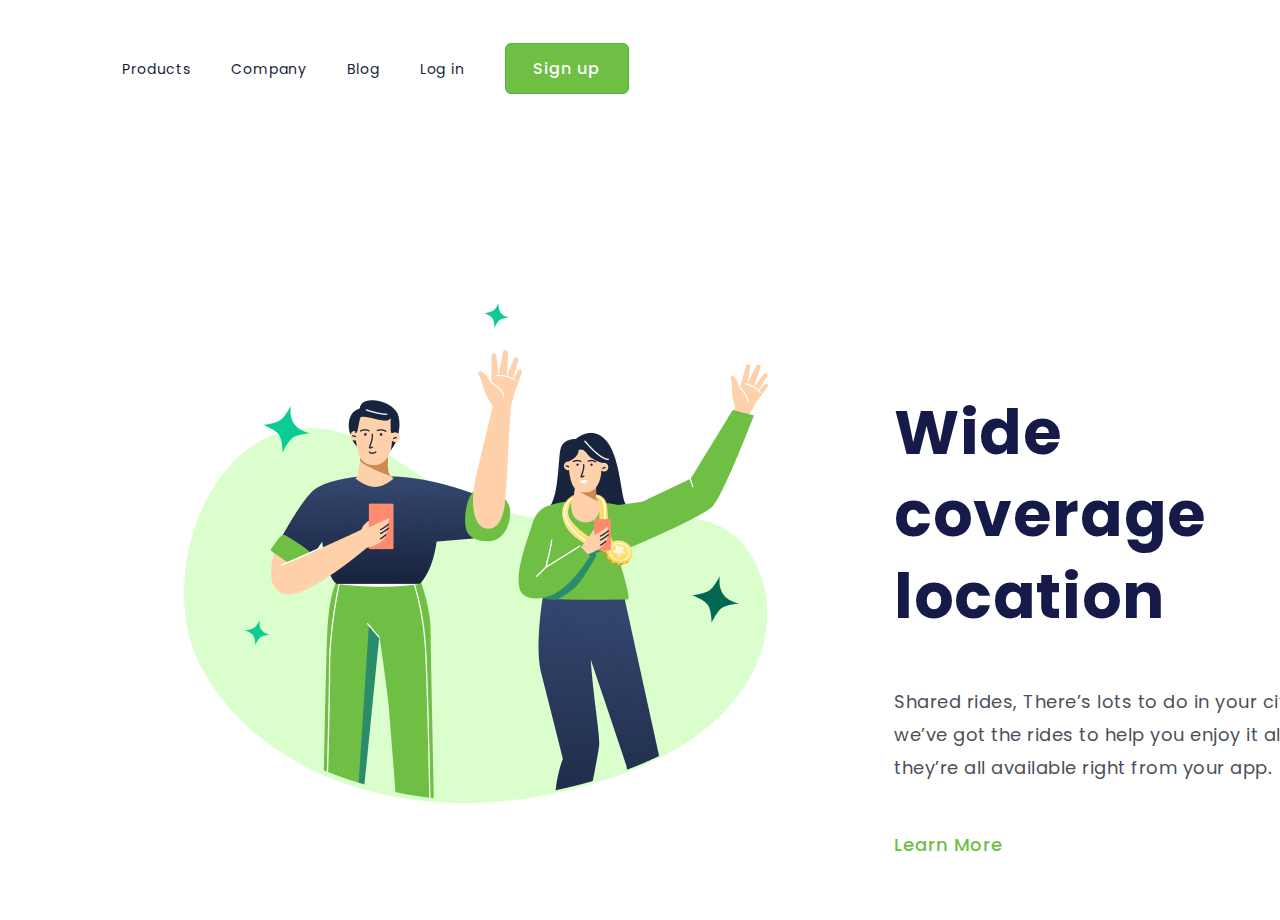
<file: css/projeto-responsividade/index.html>
<!DOCTYPE html>
<html lang="en">
<head>
    <meta charset="UTF-8">
    <meta http-equiv="X-UA-Compatible" content="IE=edge">
    <meta name="viewport" content="width=device-width, initial-scale=1.0">
    <link rel="preconnect" href="https://fonts.googleapis.com">
    <link rel="stylesheet" href="./styles.css">
    <link rel="preconnect" href="https://fonts.gstatic.com" crossorigin>
    <link href="https://fonts.googleapis.com/css2?family=Poppins:wght@400;500;700&display=swap" rel="stylesheet">
    <title>Responsividade</title>
</head>
<body>
    <div class="wapper">
    <header>
        <a class="menu">Products</a>
        <a class="menu">Company</a>
        <a class="menu">Blog</a>
        <a class="menu">Log in</a>
        <button  class="sing">Sign up</button>
    </header>

    <main>
        <img src="./assets/fig-projetocss.png" alt="img" class="img">
        <section>
            <h1>Wide coverage location </h1>
            <p>Shared rides, There’s lots to do in your city, and we’ve got the rides to help you enjoy it all. And they’re all available right from your app.</p>
            <button>Learn More</button>
        </section>

    </main>
    </div>
</body>
</html>
</file>
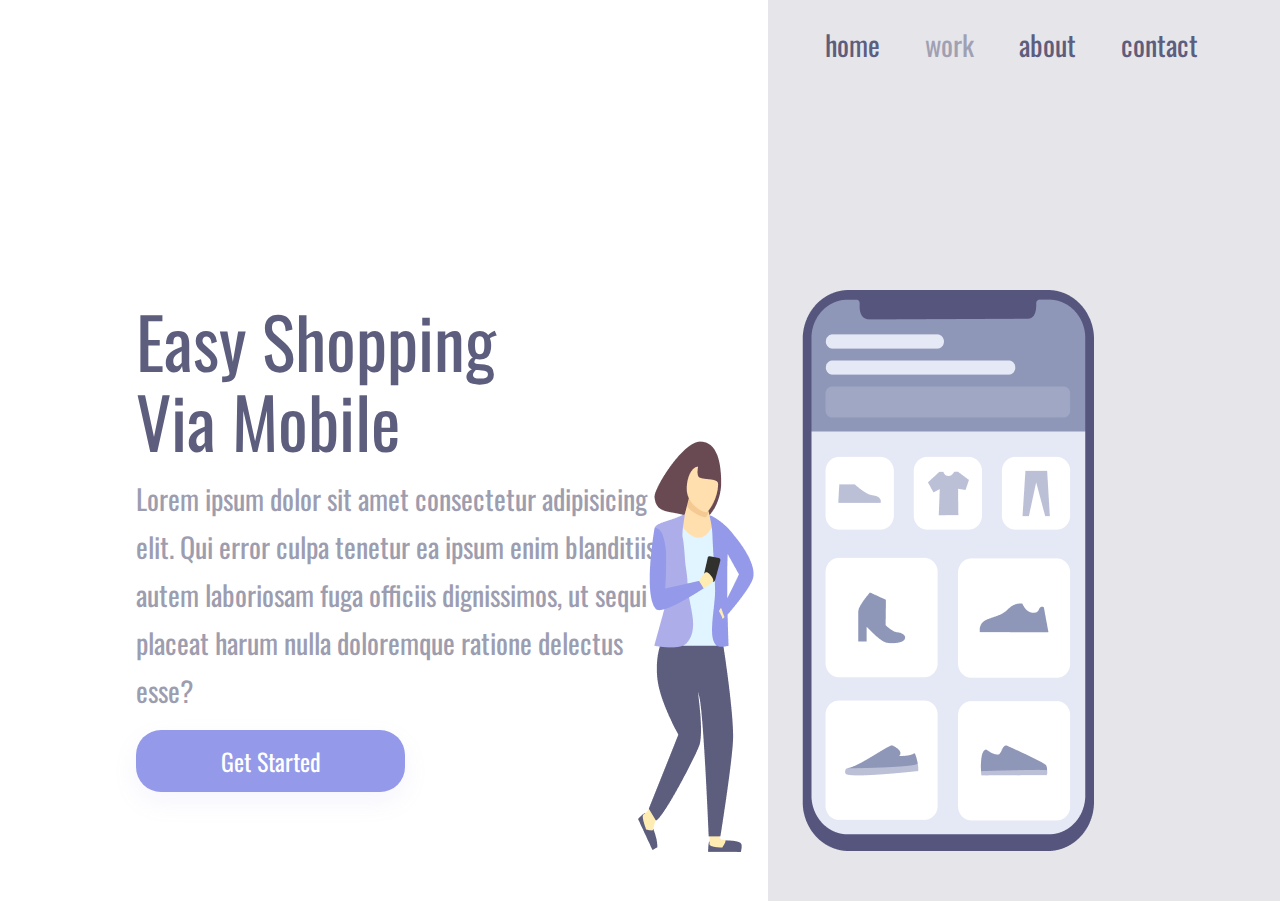
<file: css/projeto1.html>
<!DOCTYPE html>
<html lang="pt-br">
<head>
    <meta charset="UTF-8">
    <meta http-equiv="X-UA-Compatible" content="IE=edge">
    <meta name="viewport" content="width=device-width, initial-scale=1.0">
    <link rel="preconnect" href="https://fonts.googleapis.com">
    <link rel="preconnect" href="https://fonts.gstatic.com" crossorigin>
    <link href="https://fonts.googleapis.com/css2?family=Oswald&display=swap" rel="stylesheet">
    <link rel="stylesheet" href="./styles.css">
    <title>Projeto Css</title>
</head>
<body>

    <div class="wrapper">
        <section class="conteiner-left">
            <h1>Easy Shopping Via Mobile</h1>
            <p>Lorem ipsum dolor sit amet consectetur adipisicing elit. Qui error
            culpa tenetur ea ipsum enim blanditiis autem laboriosam fuga officiis dignissimos, 
            ut sequi placeat harum nulla doloremque ratione delectus esse?
            </p>
            <button>Get Started</button>
        </section>
        <section class="conteiner-right">
            <header>
                <a>home</a>
                <a>work</a>
                <a>about</a>
                <a>contact</a>
            </header>
            <img src="./assests/Illustration-3-3.png" alt="phone" class="phone">
        </section>
    </div>
    
</body>
</html>
</file>
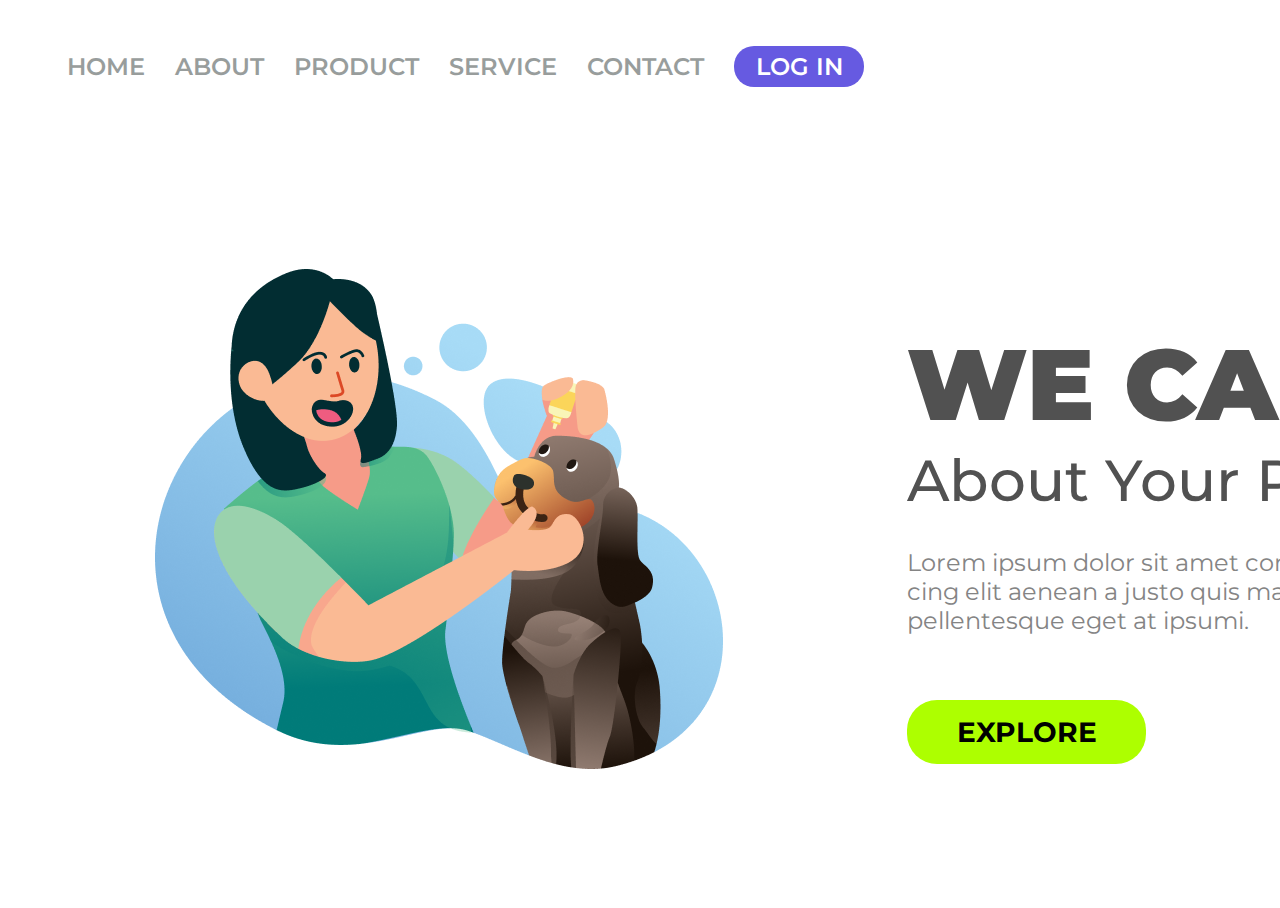
<file: css/projeto-responsividade/projeto2.html>
<!DOCTYPE html>
<html lang="en">
<head>
    <meta charset="UTF-8">
    <meta http-equiv="X-UA-Compatible" content="IE=edge">
    <meta name="viewport" content="width=device-width, initial-scale=1.0">
    <link rel="stylesheet" href="./styles2.css">
    <link rel="preconnect" href="https://fonts.googleapis.com">
    <link rel="preconnect" href="https://fonts.gstatic.com" crossorigin>
    <link href="https://fonts.googleapis.com/css2?family=Montserrat:wght@400;500;600;700;900&display=swap" rel="stylesheet">
    <title>projeto abacatinho</title>
</head>
<body>
    <div>
    <header>
        <a class="main">HOME</a>
        <a class="main">ABOUT</a>
        <a class="main">PRODUCT</a>
        <a class="main">SERVICE</a>
        <a class="main">CONTACT</a>
        <button class="login">LOG IN</button>
    </header>

        <img src="../assests/Illustration 2.png" alt="care">
        <section>
            <h1>WE CARE</h1>
            <h2>About Your Pet</h2>
            <p>Lorem ipsum dolor sit amet consecteturad
                cing elit aenean a justo quis mauris hendri
                pellentesque eget at ipsumi.</p>
            <button>EXPLORE</button>
        </section>
    </div>
    
</body>
</html>
</file>
<file: css/projeto-responsividade/styles.css>
* {
    padding: 0;
    margin: 0;
    box-sizing: border-box;
    font-family: 'Poppins', sans-serif;
}

header {
    margin: 43px 0px 98px 122px;
}
.menu {
    margin-right: 36px;
    font-weight: 400;
    font-size: 14px;
    line-height: 21px;
    letter-spacing: 0.875px;
    color: #17233D;
    cursor: pointer;
}
.sing {
    font-weight: 500;
    font-size: 16px;
    line-height: 24px;
    letter-spacing: 1px;
    color: #FFFFFF;
    background: #6FBF44;
    border: 1px solid #4CB538;
    border-radius: 6px;
    width: 124px;
    height: 51px;
    cursor: pointer;
}
.img {
    margin: 111px 0 109px 184px;
   display: inline-block;
}
section {
    display: inline-block;
    margin: 200px 90px 60px 114px;
    position: absolute;
    width: 493px;
}
h1 {
    font-weight: 700;
    font-size: 62px;
    line-height: 82px;
    letter-spacing: 0.596154px;
    color: #161A49;
    margin-top: 47 px;
    
}
p {
    font-weight: 400;
    font-size: 18px;
    line-height: 33px;
    letter-spacing: 0.5px;
    color: #4B505A;
    margin-top: 47px;
    margin-bottom: 47px;
}
button {
    font-weight: 500;
    font-size: 18px;
    line-height: 27px;
    letter-spacing: 1px;
    color: #6FBF44;
    border: none;
    background: transparent;
    cursor: pointer;
}
button:hover{
    opacity: .8;
}
button:active{
    opacity: .5;
}

@media screen and (max-width: 800px){
    header {
        margin: 17px 29px 0px 270px;
    }
    .menu {
        display: none;
    }
    h1 {
        font-weight: 700;
        font-size: 30px;
        line-height: 30px;
        text-align: center;
        letter-spacing: 0.596154px;
        color: #161A49;
    }
    p{
        font-weight: 400;
        font-size: 18px;
        line-height: 33px;
        text-align: center;
        letter-spacing: 0.5px;
        color: #4B505A;
        width: 304px;
        height: 165px;
    }
    button {
        font-weight: 500;
        font-size: 18px;
        line-height: 27px;
        letter-spacing: 1px;
        color: #6FBF44; 
        width: 293px;
        height: 34px;
    }
    .sing {
        width: 91px;
        height: 31px;
        margin: 17px 15px 0 0;
    }
    section {
        height: 165px;
        width: 304px;
        position: center;
        margin: 52px 59px 210px 45px;

    }
    .img {
        position: absolute;
        width: 284px;
        height: 275px;
        margin: 439px 45px 32px 59px
    }
    .wapper {
        width: 100px;
        height: 150px;
    }
    
    
}
</file>
<file: css/styles.css>
* {
    margin: 0;
    padding: 0;
    box-sizing: border-box;
    font-family: 'Oswald', sans-serif;
}
.wrapper {
    height: 100vh;
    width: 100vw;
}
.conteiner-left {
    display: inline-block;
    width: 60%;
    margin-top: 300px;
    padding-left: 136px;
    
}
.conteiner-right {
    display: inline-block;
    width: 491px;
    height: 901px;
    background: rgba(93, 93, 125, .16);
    mix-blend-mode: normal;
    width: 100vh;
    position: absolute;


}
h1 {
    font-weight: 400;
    font-size: 70px;
    line-height: 80px;
    color: #5D5D7D;
    width: 368px;
}
p {
    font-weight: 400;
    font-size: 28px;
    line-height: 48px;
    color: #5D5D7D;
    opacity: 0.6;
    margin: 15px 0;
    width: 540px;

}
button {
    width: 269px;
    height: 62px;
    background: #9499EA;
    box-shadow: 0px 10px 24px rgba(148, 153, 234, 0.0979959);
    font-weight: 400;
    font-size: 24px;
    line-height: 36px;
    color: #FFFFFF;
    border-radius: 25px;
    border: none;
    cursor: pointer;
    width: 269px;
    
}
button:hover{
    opacity: .5;
}
button:active{
    opacity: .8;
}
.phone {
    position: relative;
    height: 561.95px;
    top: 25%;
    right: 130px;
} 
header {
    margin: 24px 0 0 57px;
    
}
a{
    font-weight: 400;
    font-size: 28px;
    line-height: 41px;
    color: #5D5D7D;
    margin-right: 41px;
    cursor: pointer;

    
}
a:nth-child(2){
    opacity: .5;
}
a:active{
    opacity: .8;
}
a:hover{
    opacity: .5;
}

@media screen and (max-width: 900px){
    .conteiner-left {
        width: 100%;
        height: 50%;
        padding: 0;
        margin: 0;
    }
    .conteiner-right {
        display: block;
        height: auto;
        width: 100%;
        position: static;
        padding: 40px;
    }
    .phone {
        position: static;
        max-width: 90%;
    }
    header {
        display: none;
    }
    h1 {
        font-size: 36px;
        line-height: 52px;
        width: auto;
        text-align: center;
        margin: 58px 50px 0 50px;
    }
    p {
        text-align: center;
        margin: 15px 48px;
        width: auto;
        font-weight: 400;
        font-size: 14px;
        line-height: 24px;
    }
    button {
        margin: 0 auto;
        display: block;
    }
}
@media screen and (max-width: 330px){
    .conteiner-left {
        height: 70%;
       
    }
}
</file>
<file: css/projeto-responsividade/styles2.css>
* {
    margin: 0;
    padding: 0;
    box-sizing: border-box;
    font-family: 'Montserrat', sans-serif;
}
header {
    margin: 46px 140px 79px 67px;
    font-weight: 600;
    font-size: 24px;
    line-height: 29px;
    color: #989D9C;
}
.main {
    margin-right: 23px;
}
img {
    width: 568px;
    height: 500px;
    margin: 103px 89px 135px 155px;
    display: inline-block;
}
.login {
    font-weight: 600;
    font-size: 24px;
    line-height: 29px;
    color: #FFFFFF;
    background: #665AE1;
    height: 41px;
    width: 130px;
    border-radius: 20px;
    border: transparent;
}
h1 {
    font-weight: 900;
    font-size: 100px;
    line-height: 122px;
    color: #515151;
    width: 513px;
    height: 122px;
}
h2 {
    font-weight: 500;
    font-size: 58px;
    line-height: 71px;
    color: #515151;
}
p {
    font-weight: 400;
    font-size: 24px;
    line-height: 29px;
    color: #848484;
    margin-top: 32px;
    margin-bottom: 65px;
    height: 87px;
    width: 515px;

}
button {
    font-weight: 700;
    font-size: 28px;
    line-height: 34px;
    color: #000000;
    background: #ADFF00;
    border-radius: 30px;
    width: 239px;
    height: 64px;
    border: none;

}
section {
    display: inline-block;
    margin: 157px 131px 123px 95px;
    position: absolute;
}

@media screen and (max-width: 750px) {

    div {
        width: 100px;
        height: 100px;
    }
    
    img {
        width: 354px;
        height: 317px;
        display: block;
        margin: 115px 21px 15px 19px;
    }
    header {
        display: none;
    }
    section {
        margin: 25px 45px  15px 78px;
        display: block;

    }
    p {
        display: none;
    }
    h1 {
        font-weight: 900;
        font-size: 50px;
        line-height: 61px;
        color: #515151;
        width: 263px;
        height: 52px;
        margin: 14px 0 12px 12px;
    }
    h2 {
        font-weight: 500;
        font-size: 30px;
        line-height: 37px;
        color: #515151;
        width: 232px;
        height: 37px;
        margin-left: 23px;
        margin-bottom: 14px;
    }
    button {
        font-weight: 700;
        font-size: 28px;
        line-height: 34px;
        color: #000000;
        background: #ADFF00;
        border-radius: 20.5px;
        height: 64px;
        width: 239px;
        border-radius: 40px;
        margin-left: 20px;
        border: none;
    }
}
</file>
